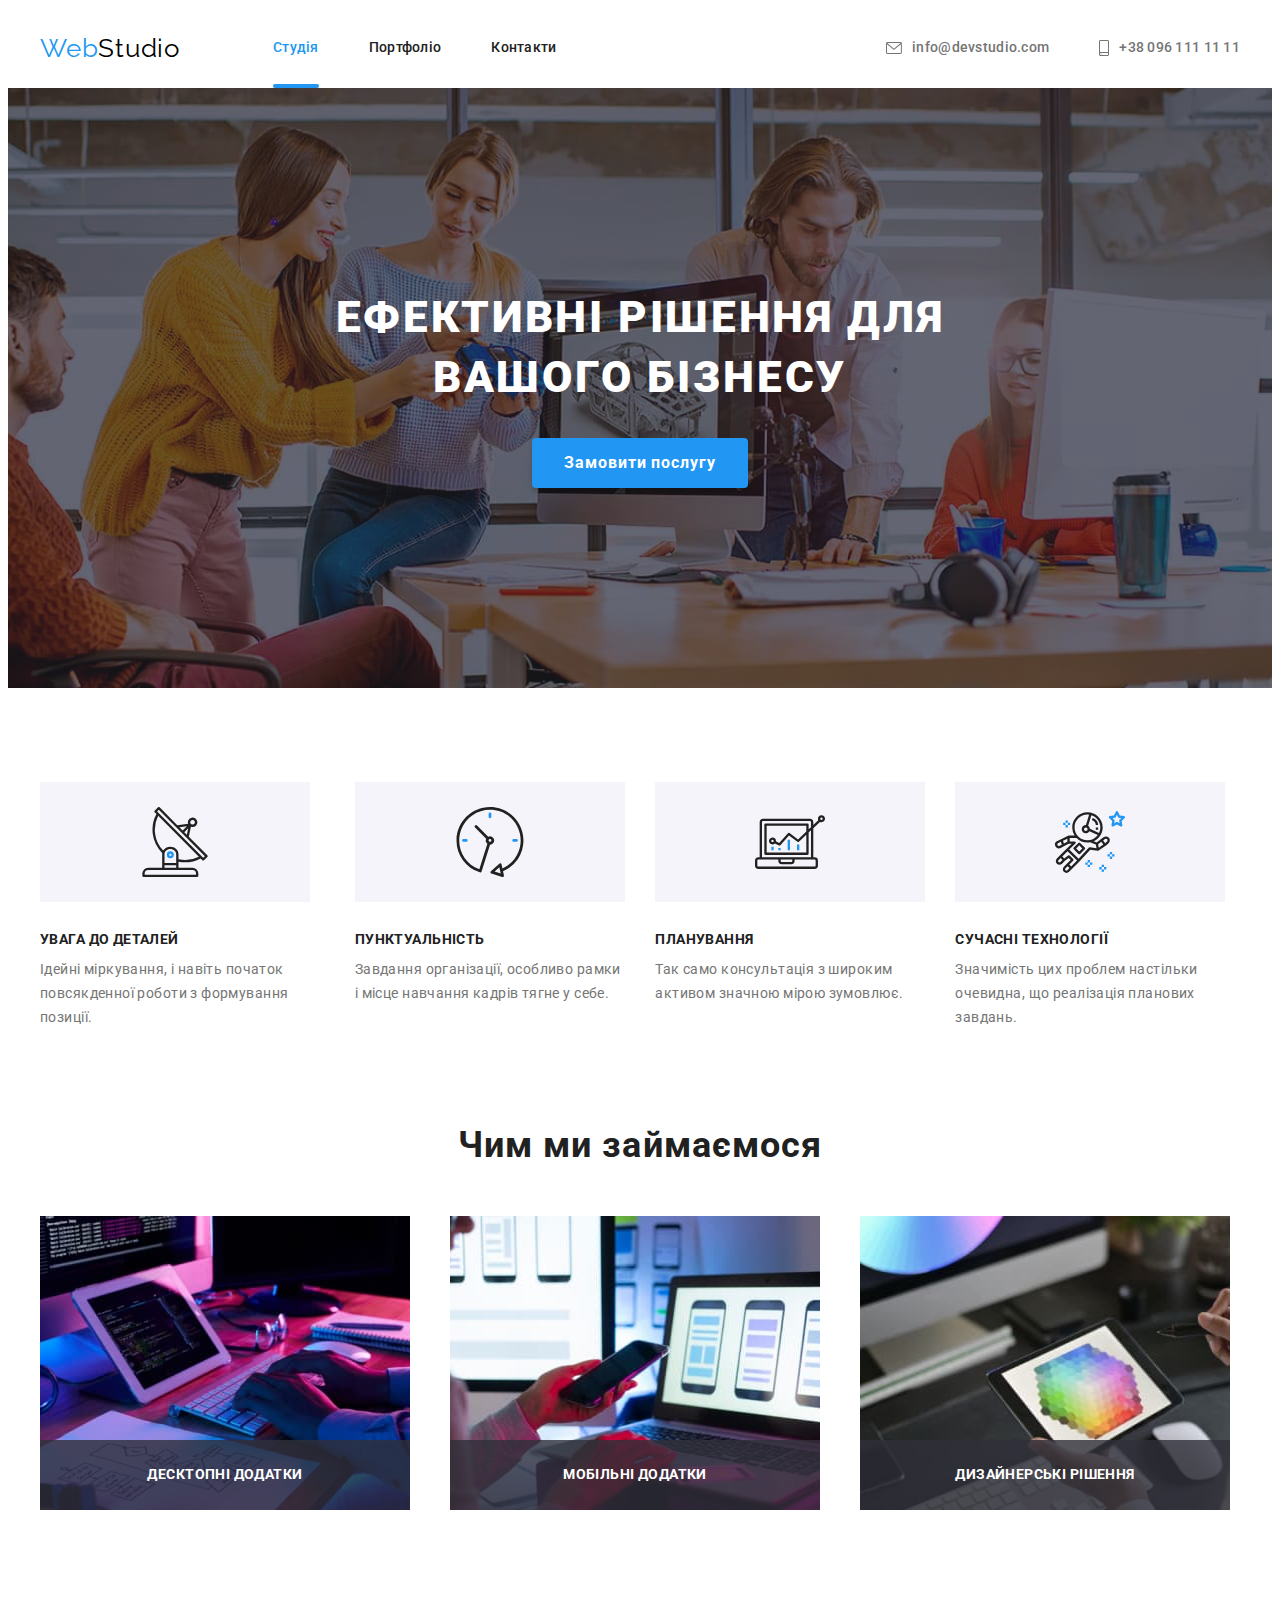
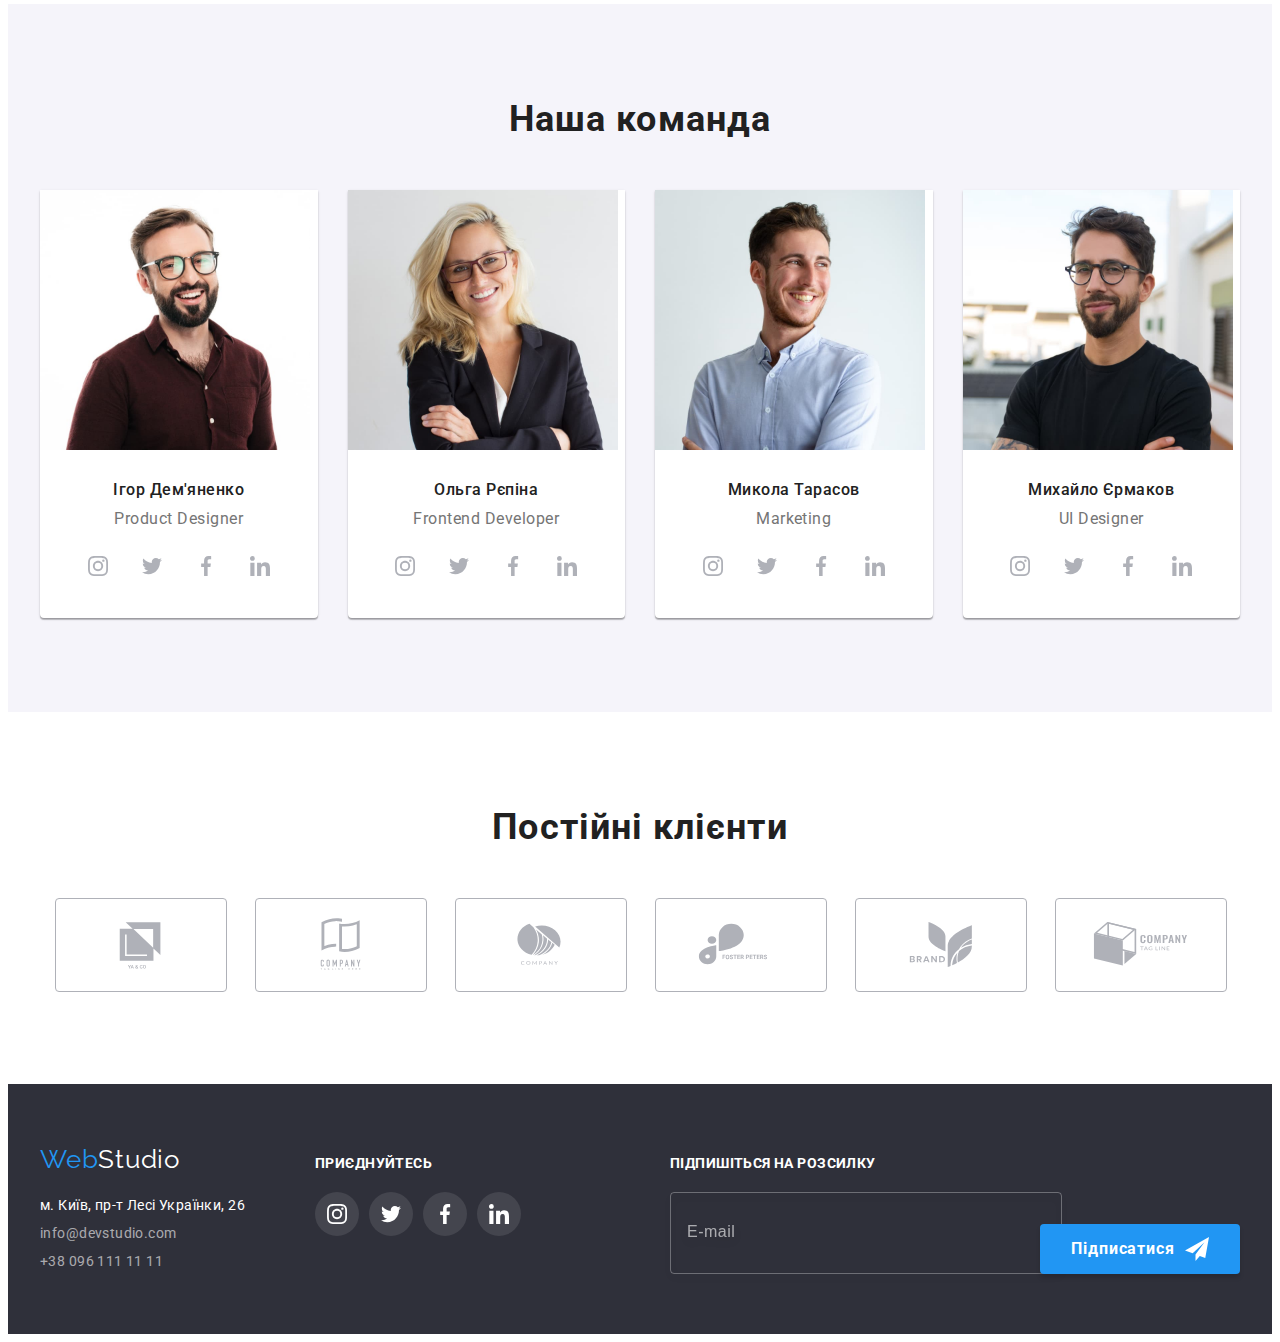
<file: index.html>
<!DOCTYPE html>
<html lang="uk">
  <head>
    <meta charset="UTF-8" />
    <meta http-equiv="X-UA-Compatible" content="IE=edge" />
    <meta name="viewport" content="width=device-width, initial-scale=1.0" />
    <title>WebStudio</title>
    <link rel="preconnect" href="https://fonts.googleapis.com" />
    <link rel="preconnect" href="https://fonts.gstatic.com" crossorigin />
    <link
      href="https://fonts.googleapis.com/css2?family=Raleway:wght@700&family=Roboto:wght@400;500;700;900&display=swap"
      rel="stylesheet"
    />
    <link
      rel="stylesheet"
      href="https://cdnjs.cloudflare.com/ajax/libs/modern-normalize/1.1.0/modern-normalize.min.css"
      integrity="sha512-wpPYUAdjBVSE4KJnH1VR1HeZfpl1ub8YT/NKx4PuQ5NmX2tKuGu6U/JRp5y+Y8XG2tV+wKQpNHVUX03MfMFn9Q=="
      crossorigin="anonymous"
      referrerpolicy="no-referrer"
    />
    <link rel="stylesheet" href="./css/styles.css" />
  </head>
  <body>
    <!-- Шапка сайта-->
    <header class="header">
      <div class="container header-nav">
        <a href="./index.html" class="logo link"><span class="accent">Web</span>Studio</a>

        <nav class="nav">
          <ul class="site-nav list">
            <li class="item">
              <a href="./index.html" class="link current">Студія</a>
            </li>
            <li class="item">
              <a href="./portfolio.html" class="link">Портфоліо</a>
            </li>
            <li class="item">
              <a href="" class="link">Контакти</a>
            </li>
          </ul>
        </nav>

        <ul class="contact list">
          <li class="item">
            <a href="mailto:info@devstudio.com" class="contact-link link">
              <svg width="16" height="12" class="mail-icon">
                <use href="./images/icons.svg#icon-envelope"></use>
              </svg>
              info@devstudio.com</a
            >
          </li>
          <li class="item">
            <a href="tel:+380961111111" class="contact-link link">
              <svg width="10" height="16" class="phone-icon">
                <use href="./images/icons.svg#icon-smartphone"></use>
              </svg>
              +38 096 111 11 11</a
            >
          </li>
        </ul>
      </div>
    </header>

    <!-- Main -->
    <main>
      <!-- Герой -->
      <section class="hero">
        <h1 class="hero-title">Ефективні рішення для вашого бізнесу</h1>
        <button data-modal-open type="button" class="hero-btn">Замовити послугу</button>
      </section>

      <!-- Особливості -->
      <section class="section nopadding">
        <div class="container">
          <h2 class="visually-hidden">Особливості</h2>

          <ul class="feature-list list">
            <li class="feature-item">
              <div class="thumb">
                <svg width="70" height="70" class="feature-icon">
                  <use href="./images/icons.svg#icon-antenna"></use>
                </svg>
              </div>
              <h3 class="feature-title">УВАГА ДО ДЕТАЛЕЙ</h3>
              <p class="feature-text">
                Ідейні міркування, і навіть початок повсякденної роботи з формування позиції.
              </p>
            </li>
            <li class="feature-item">
              <div class="thumb">
                <svg width="70" height="70" class="feature-icon">
                  <use href="./images/icons.svg#icon-clock"></use>
                </svg>
              </div>
              <h3 class="feature-title">ПУНКТУАЛЬНІСТЬ</h3>
              <p class="feature-text">
                Завдання організації, особливо рамки і місце навчання кадрів тягне у себе.
              </p>
            </li>
            <li class="feature-item">
              <div class="thumb">
                <svg width="70" height="70" class="feature-icon">
                  <use href="./images/icons.svg#icon-diagram"></use>
                </svg>
              </div>
              <h3 class="feature-title">ПЛАНУВАННЯ</h3>
              <p class="feature-text">
                Так само консультація з широким активом значною мірою зумовлює.
              </p>
            </li>
            <li class="feature-item">
              <div class="thumb">
                <svg width="70" height="70" class="feature-icon">
                  <use href="./images/icons.svg#icon-astronaut"></use>
                </svg>
              </div>
              <h3 class="feature-title">СУЧАСНІ ТЕХНОЛОГІЇ</h3>
              <p class="feature-text">
                Значимість цих проблем настільки очевидна, що реалізація планових завдань.
              </p>
            </li>
          </ul>
        </div>
      </section>

      <!-- Чим ми займаємося -->
      <section class="section">
        <div class="container">
          <h2 class="section-title">Чим ми займаємося</h2>
          <ul class="work-list list">
            <li class="work-item">
              <div class="work-thumb">
                <img src="./images/box1.jpg" alt="Людина працює за комп'ютером" width="370" />
                <p class="work-text">Десктопні додатки</p>
              </div>
            </li>

            <li class="work-item">
              <div class="work-thumb">
                <img
                  src="./images/box2.jpg"
                  alt="Людина з телефоном працює за ноутбуком"
                  width="370"
                />
                <p class="work-text">Мобільні додатки</p>
              </div>
            </li>

            <li class="work-item">
              <div class="work-thumb">
                <img src="./images/box3.jpg" alt="Людина працює на планшеті" width="370" />
                <p class="work-text">Дизайнерські рішення</p>
              </div>
            </li>
          </ul>
        </div>
      </section>

      <!-- Наша команда -->
      <section class="team-section section">
        <div class="container">
          <h2 class="section-title">Наша команда</h2>

          <ul class="team-list list">
            <li class="team-item">
              <img src="./images/igor.jpg" alt="Ігор Дем'яненко" width="270" />
              <div class="team-info">
                <h3 class="team-title">Ігор Дем'яненко</h3>
                <p lang="en" class="team-text">Product Designer</p>

                <ul class="team-social-list list">
                  <li class="team-socials">
                    <a href="#" class="team-soc-link link">
                      <svg width="20" height="20" class="team-icon">
                        <use href="./images/icons.svg#icon-instagram"></use>
                      </svg>
                    </a>
                  </li>

                  <li class="team-socials">
                    <a href="#" class="team-soc-link link">
                      <svg width="20" height="20" class="team-icon">
                        <use href="./images/icons.svg#icon-twitter"></use>
                      </svg>
                    </a>
                  </li>

                  <li class="team-socials">
                    <a href="#" class="team-soc-link link">
                      <svg width="20" height="20" class="team-icon">
                        <use href="./images/icons.svg#icon-facebook"></use>
                      </svg>
                    </a>
                  </li>

                  <li class="team-socials">
                    <a href="#" class="team-soc-link link">
                      <svg width="20" height="20" class="team-icon">
                        <use href="./images/icons.svg#icon-linkedin"></use>
                      </svg>
                    </a>
                  </li>
                </ul>
              </div>
            </li>

            <li class="team-item">
              <img src="./images/olga.jpg" alt="Ольга Рєпіна" width="270" />
              <div class="team-info">
                <h3 class="team-title">Ольга Рєпіна</h3>
                <p lang="en" class="team-text">Frontend Developer</p>

                <ul class="team-social-list list">
                  <li class="team-socials">
                    <a href="#" class="team-soc-link link">
                      <svg width="20" height="20" class="team-icon">
                        <use href="./images/icons.svg#icon-instagram"></use>
                      </svg>
                    </a>
                  </li>

                  <li class="team-socials">
                    <a href="#" class="team-soc-link link">
                      <svg width="20" height="20" class="team-icon">
                        <use href="./images/icons.svg#icon-twitter"></use>
                      </svg>
                    </a>
                  </li>

                  <li class="team-socials">
                    <a href="#" class="team-soc-link link">
                      <svg width="20" height="20" class="team-icon">
                        <use href="./images/icons.svg#icon-facebook"></use>
                      </svg>
                    </a>
                  </li>

                  <li class="team-socials">
                    <a href="#" class="team-soc-link link">
                      <svg width="20" height="20" class="team-icon">
                        <use href="./images/icons.svg#icon-linkedin"></use>
                      </svg>
                    </a>
                  </li>
                </ul>
              </div>
            </li>

            <li class="team-item">
              <img src="./images/mikola.jpg" alt="Микола Тарасов" width="270" />
              <div class="team-info">
                <h3 class="team-title">Микола Тарасов</h3>
                <p lang="en" class="team-text">Marketing</p>

                <ul class="team-social-list list">
                  <li class="team-socials">
                    <a href="#" class="team-soc-link link">
                      <svg width="20" height="20" class="team-icon">
                        <use href="./images/icons.svg#icon-instagram"></use>
                      </svg>
                    </a>
                  </li>

                  <li class="team-socials">
                    <a href="#" class="team-soc-link link">
                      <svg width="20" height="20" class="team-icon">
                        <use href="./images/icons.svg#icon-twitter"></use>
                      </svg>
                    </a>
                  </li>

                  <li class="team-socials">
                    <a href="#" class="team-soc-link link">
                      <svg width="20" height="20" class="team-icon">
                        <use href="./images/icons.svg#icon-facebook"></use>
                      </svg>
                    </a>
                  </li>

                  <li class="team-socials">
                    <a href="#" class="team-soc-link link">
                      <svg width="20" height="20" class="team-icon">
                        <use href="./images/icons.svg#icon-linkedin"></use>
                      </svg>
                    </a>
                  </li>
                </ul>
              </div>
            </li>

            <li class="team-item">
              <img src="./images/mihail.jpg" alt="Михайло Єрмаков" width="270" />
              <div class="team-info">
                <h3 class="team-title">Михайло Єрмаков</h3>
                <p lang="en" class="team-text">UI Designer</p>

                <ul class="team-social-list list">
                  <li class="team-socials">
                    <a href="#" class="team-soc-link link">
                      <svg width="20" height="20" class="team-icon">
                        <use href="./images/icons.svg#icon-instagram"></use>
                      </svg>
                    </a>
                  </li>

                  <li class="team-socials">
                    <a href="#" class="team-soc-link link">
                      <svg width="20" height="20" class="team-icon">
                        <use href="./images/icons.svg#icon-twitter"></use>
                      </svg>
                    </a>
                  </li>

                  <li class="team-socials">
                    <a href="#" class="team-soc-link link">
                      <svg width="20" height="20" class="team-icon">
                        <use href="./images/icons.svg#icon-facebook"></use>
                      </svg>
                    </a>
                  </li>

                  <li class="team-socials">
                    <a href="#" class="team-soc-link link">
                      <svg width="20" height="20" class="team-icon">
                        <use href="./images/icons.svg#icon-linkedin"></use>
                      </svg>
                    </a>
                  </li>
                </ul>
              </div>
            </li>
          </ul>
        </div>
      </section>

      <!-- Постійні клієнти -->
      <section class="section">
        <div class="container">
          <h2 class="section-title">Постійні клієнти</h2>

          <ul class="client-list list">
            <li class="client-item">
              <a href="#" class="client-link link">
                <svg width="106" height="60" class="client-icon">
                  <use href="./images/icons.svg#icon-client_1"></use>
                </svg>
              </a>
            </li>

            <li class="client-item">
              <a href="#" class="client-link link">
                <svg width="106" height="60" class="client-icon">
                  <use href="./images/icons.svg#icon-client_2"></use>
                </svg>
              </a>
            </li>

            <li class="client-item">
              <a href="#" class="client-link link">
                <svg width="106" height="60" class="client-icon">
                  <use href="./images/icons.svg#icon-client_3"></use>
                </svg>
              </a>
            </li>

            <li class="client-item">
              <a href="#" class="client-link link">
                <svg width="106" height="60" class="client-icon">
                  <use href="./images/icons.svg#icon-client_4"></use>
                </svg>
              </a>
            </li>

            <li class="client-item">
              <a href="#" class="client-link link">
                <svg width="106" height="60" class="client-icon">
                  <use href="./images/icons.svg#icon-client_5"></use>
                </svg>
              </a>
            </li>

            <li class="client-item">
              <a href="#" class="client-link link">
                <svg width="106" height="60" class="client-icon">
                  <use href="./images/icons.svg#icon-client_6"></use>
                </svg>
              </a>
            </li>
          </ul>
        </div>
      </section>
    </main>

    <!-- Футер -->
    <footer class="footer">
      <div class="footer-box container">
        <div class="address-box">
          <a href="./index.html" class="footer-logo link"><span class="accent">Web</span>Studio</a>

          <address>
            <ul class="list">
              <li class="footer-item">
                <a
                  href="https://goo.gl/maps/Dp3a7uwVQp9ZapN39"
                  class="address-link link"
                  target="_blank"
                  rel="noreferrer noopener nofollow"
                  >м. Київ, пр-т Лесі Українки, 26</a
                >
              </li>
              <li class="footer-item">
                <a href="mailto:info@devstudio.com" class="footer-link link">info@devstudio.com</a>
              </li>
              <li class="footer-item">
                <a href="tel:+380961111111" class="footer-link link">+38 096 111 11 11</a>
              </li>
            </ul>
          </address>
        </div>

        <!-- Футер соц.сети -->
        <div class="social-box">
          <p class="footer-slogan">приєднуйтесь</p>

          <ul class="footer-socials list">
            <li class="footer-soc-item">
              <a href="#" class="footer-soc-link link">
                <svg width="20" height="20" class="footer-soc-icon">
                  <use href="./images/icons.svg#icon-instagram"></use>
                </svg>
              </a>
            </li>
            <li class="footer-soc-item">
              <a href="#" class="footer-soc-link link"
                ><svg width="20" height="20" class="footer-soc-icon">
                  <use href="./images/icons.svg#icon-twitter"></use>
                </svg>
              </a>
            </li>
            <li class="footer-soc-item">
              <a href="#" class="footer-soc-link link"
                ><svg width="20" height="20" class="footer-soc-icon">
                  <use href="./images/icons.svg#icon-facebook"></use>
                </svg>
              </a>
            </li>
            <li class="footer-soc-item">
              <a href="#" class="footer-soc-link link"
                ><svg width="20" height="20" class="footer-soc-icon">
                  <use href="./images/icons.svg#icon-linkedin"></use>
                </svg>
              </a>
            </li>
          </ul>
        </div>

        <form class="form-subscribe" autocomplete="off">
          <label class="field-subscribe">
            <b class="label-subscribe">Підпишіться на розсилку</b>
            <input type="email" class="input-subscribe" name="email" placeholder="E-mail" />
          </label>
          <button type="submit" class="btn-subscribe">
            Підписатися
            <svg width="24" height="24" class="subscribe-icon">
              <use href="./images/icons.svg#icon-send"></use>
            </svg>
          </button>
        </form>
      </div>
    </footer>

    <!-- Backdrop -->
    <div class="backdrop is-hidden" data-modal>
      <div class="modal">
        <button data-modal-close type="button" class="btn-close">
          <svg width="18" height="18" class="icon-close">
            <use href="./images/icons.svg#icon-close"></use>
          </svg>
        </button>

        <h2 class="form-text">Залиште свої дані, ми вам передзвонимо</h2>
        <form action="#" class="form" autocomplete="off">
          <label class="form-field">
            <span class="form-label">Ім'я</span>
            <input type="text" class="form-input" name="text" />
            <svg width="18" height="18" class="form-icon">
              <use href="./images/icons.svg#icon-person"></use>
            </svg>
          </label>

          <label class="form-field">
            <span class="form-label">Телефон</span>
            <input type="tel" class="form-input" name="tel" />
            <svg width="18" height="18" class="form-icon">
              <use href="./images/icons.svg#icon-phone"></use>
            </svg>
          </label>

          <label class="form-field">
            <span class="form-label">Пошта</span>
            <input type="email" class="form-input" name="mail" />
            <svg width="18" height="18" class="form-icon">
              <use href="./images/icons.svg#icon-email"></use>
            </svg>
          </label>

          <label class="form-field">
            <span class="form-label">Коментар</span>
            <textarea name="comment" class="form-comment" placeholder="Введіть текст"></textarea>
          </label>

          <label class="check">
            <input type="checkbox" class="check-input" name="checkbox" />
            <span class="check-icon"></span>
            <span class="check-text"> Погоджуюся з розсилкою та приймаю </span>
            <a href="#" class="check-link link" target="_blank" rel="noreferrer noopener nofollow"
              >Умови договору</a
            >
          </label>

          <button type="submit" class="form-btn">Відправити</button>
        </form>
      </div>
    </div>

    <script src="./js/modal.js"></script>
  </body>
</html>
</file>
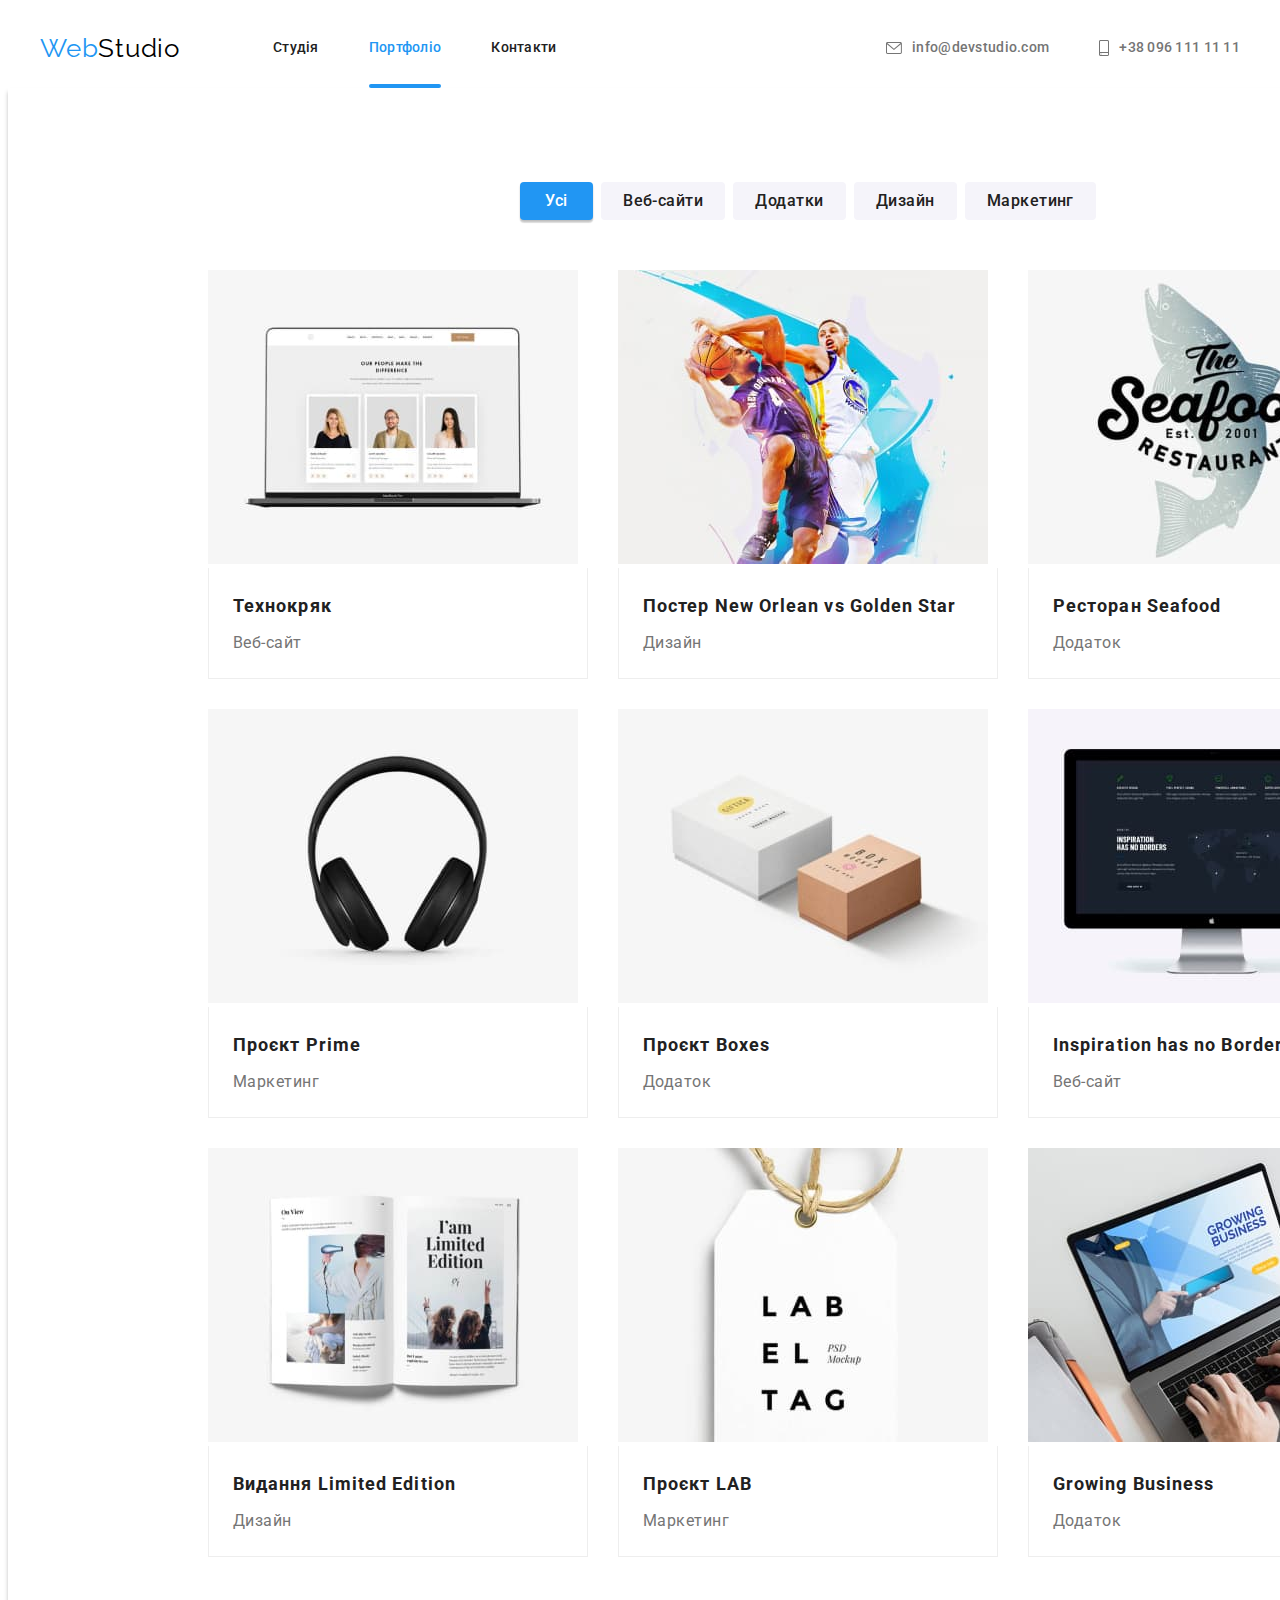
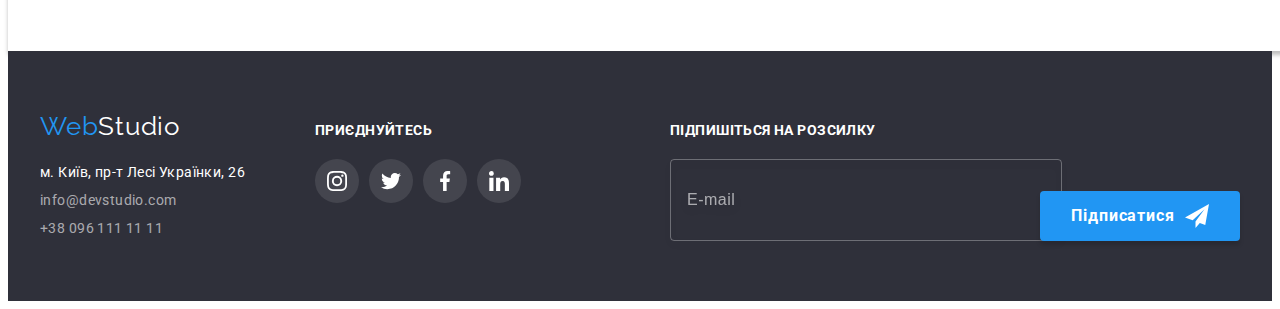
<file: portfolio.html>
<!DOCTYPE html>
<html lang="uk">
  <head>
    <meta charset="UTF-8" />
    <meta http-equiv="X-UA-Compatible" content="IE=edge" />
    <meta name="viewport" content="width=device-width, initial-scale=1.0" />
    <title>Портфоліо</title>
    <link rel="preconnect" href="https://fonts.googleapis.com" />
    <link rel="preconnect" href="https://fonts.gstatic.com" crossorigin />
    <link
      href="https://fonts.googleapis.com/css2?family=Raleway:wght@700&family=Roboto:wght@400;500;700;900&display=swap"
      rel="stylesheet"
    />
    <link
      rel="stylesheet"
      href="https://cdnjs.cloudflare.com/ajax/libs/modern-normalize/1.1.0/modern-normalize.min.css"
      integrity="sha512-wpPYUAdjBVSE4KJnH1VR1HeZfpl1ub8YT/NKx4PuQ5NmX2tKuGu6U/JRp5y+Y8XG2tV+wKQpNHVUX03MfMFn9Q=="
      crossorigin="anonymous"
      referrerpolicy="no-referrer"
    />
    <link rel="stylesheet" href="./css/styles.css" />
  </head>
  <body>
    <!-- Шапка -->
    <header class="header">
      <div class="container header-nav">
        <a href="./index.html" class="logo link"><span class="accent">Web</span>Studio</a>

        <nav class="nav">
          <ul class="site-nav list">
            <li class="item">
              <a href="./index.html" class="link">Студія</a>
            </li>
            <li class="item">
              <a href="./portfolio.html" class="link current">Портфоліо</a>
            </li>
            <li class="item">
              <a href="" class="link">Контакти</a>
            </li>
          </ul>
        </nav>

        <ul class="contact list">
          <li class="item">
            <a href="mailto:info@devstudio.com" class="contact-link link">
              <svg width="16" height="12" class="mail-icon">
                <use href="./images/icons.svg#icon-envelope"></use>
              </svg>
              info@devstudio.com</a
            >
          </li>
          <li class="item">
            <a href="tel:+380961111111" class="contact-link link">
              <svg width="10" height="16" class="phone-icon">
                <use href="./images/icons.svg#icon-smartphone"></use>
              </svg>
              +38 096 111 11 11</a
            >
          </li>
        </ul>
      </div>
    </header>

    <main>
      <section class="project-section section">
        <div class="project-container container">
          <h1 class="visually-hidden">Портфоліо</h1>
          <!-- Кнопки -->
          <ul class="btn-list list">
            <li class="btn-item"><button type="button" class="filter-btn current">Усі</button></li>
            <li class="btn-item"><button type="button" class="filter-btn">Веб-сайти</button></li>
            <li class="btn-item"><button type="button" class="filter-btn">Додатки</button></li>
            <li class="btn-item"><button type="button" class="filter-btn">Дизайн</button></li>
            <li class="btn-item"><button type="button" class="filter-btn">Маркетинг</button></li>
          </ul>
          <!-- Проекты -->
          <ul class="project-list list">
            <li class="project-item">
              <a href="#" class="project-link link">
                <div class="project-thumb">
                  <img src="./images/portfolio_1.jpg" alt="Ноутбук" />
                  <div class="project-overlay">
                    <p class="project-desc">
                      Ресурс пропонує комплексні пропозиції з різним рівнем функціоналу та сервісів.
                      Все це дозволить відвідувачу отримати вичерпні відомості про компанію чи
                      приватну особу.
                    </p>
                  </div>
                </div>

                <div class="project-info">
                  <h2 class="project-title">Технокряк</h2>
                  <p class="project-text">Веб-сайт</p>
                </div>
              </a>
            </li>

            <li class="project-item">
              <a href="#" class="project-link link">
                <div class="project-thumb">
                  <img src="./images/portfolio_2.jpg" alt="Постер з двома баскетболістами" />
                  <div class="project-overlay">
                    <p class="project-desc">
                      Ресурс пропонує комплексні пропозиції з різним рівнем функціоналу та сервісів.
                      Все це дозволить відвідувачу отримати вичерпні відомості про компанію чи
                      приватну особу.
                    </p>
                  </div>
                </div>

                <div class="project-info">
                  <h2 class="project-title">Постер New Orlean vs Golden Star</h2>
                  <p class="project-text">Дизайн</p>
                </div>
              </a>
            </li>

            <li class="project-item">
              <a href="#" class="project-link link">
                <div class="project-thumb">
                  <img src="./images/portfolio_3.jpg" alt="Логотип ресторану" />
                  <div class="project-overlay">
                    <p class="project-desc">
                      Ресурс пропонує комплексні пропозиції з різним рівнем функціоналу та сервісів.
                      Все це дозволить відвідувачу отримати вичерпні відомості про компанію чи
                      приватну особу.
                    </p>
                  </div>
                </div>

                <div class="project-info">
                  <h2 class="project-title">Ресторан Seafood</h2>
                  <p class="project-text">Додаток</p>
                </div>
              </a>
            </li>

            <li class="project-item">
              <a href="#" class="project-link link">
                <div class="project-thumb">
                  <img src="./images/portfolio_4.jpg" alt="Навушники" />
                  <div class="project-overlay">
                    <p class="project-desc">
                      Ресурс пропонує комплексні пропозиції з різним рівнем функціоналу та сервісів.
                      Все це дозволить відвідувачу отримати вичерпні відомості про компанію чи
                      приватну особу.
                    </p>
                  </div>
                </div>

                <div class="project-info">
                  <h2 class="project-title">Проєкт Prime</h2>
                  <p class="project-text">Маркетинг</p>
                </div>
              </a>
            </li>

            <li class="project-item">
              <a href="#" class="project-link link">
                <div class="project-thumb">
                  <img src="./images/portfolio_5.jpg" alt="Дві коробки" />
                  <div class="project-overlay">
                    <p class="project-desc">
                      Ресурс пропонує комплексні пропозиції з різним рівнем функціоналу та сервісів.
                      Все це дозволить відвідувачу отримати вичерпні відомості про компанію чи
                      приватну особу.
                    </p>
                  </div>
                </div>

                <div class="project-info">
                  <h2 class="project-title">Проєкт Boxes</h2>
                  <p class="project-text">Додаток</p>
                </div>
              </a>
            </li>

            <li class="project-item">
              <a href="#" class="project-link link">
                <div class="project-thumb">
                  <img src="./images/portfolio_6.jpg" alt="Монітор комп'ютера" />
                  <div class="project-overlay">
                    <p class="project-desc">
                      Ресурс пропонує комплексні пропозиції з різним рівнем функціоналу та сервісів.
                      Все це дозволить відвідувачу отримати вичерпні відомості про компанію чи
                      приватну особу.
                    </p>
                  </div>
                </div>

                <div class="project-info">
                  <h2 class="project-title">Inspiration has no Borders</h2>
                  <p class="project-text">Веб-сайт</p>
                </div>
              </a>
            </li>

            <li class="project-item">
              <a href="#" class="project-link link">
                <div class="project-thumb">
                  <img src="./images/portfolio_7.jpg" alt="Книга" />
                  <div class="project-overlay">
                    <p class="project-desc">
                      Ресурс пропонує комплексні пропозиції з різним рівнем функціоналу та сервісів.
                      Все це дозволить відвідувачу отримати вичерпні відомості про компанію чи
                      приватну особу.
                    </p>
                  </div>
                </div>

                <div class="project-info">
                  <h2 class="project-title">Видання Limited Edition</h2>
                  <p class="project-text">Дизайн</p>
                </div>
              </a>
            </li>

            <li class="project-item">
              <a href="#" class="project-link link">
                <div class="project-thumb">
                  <img src="./images/portfolio_8.jpg" alt="Етикетка" />
                  <div class="project-overlay">
                    <p class="project-desc">
                      Ресурс пропонує комплексні пропозиції з різним рівнем функціоналу та сервісів.
                      Все це дозволить відвідувачу отримати вичерпні відомості про компанію чи
                      приватну особу.
                    </p>
                  </div>
                </div>

                <div class="project-info">
                  <h2 class="project-title">Проєкт LAB</h2>
                  <p class="project-text">Маркетинг</p>
                </div>
              </a>
            </li>

            <li class="project-item">
              <a href="#" class="project-link link">
                <div class="project-thumb">
                  <img src="./images/portfolio_9.jpg" alt="Людина працює за ноутбуком" />
                  <div class="project-overlay">
                    <p class="project-desc">
                      Ресурс пропонує комплексні пропозиції з різним рівнем функціоналу та сервісів.
                      Все це дозволить відвідувачу отримати вичерпні відомості про компанію чи
                      приватну особу.
                    </p>
                  </div>
                </div>

                <div class="project-info">
                  <h2 class="project-title">Growing Business</h2>
                  <p class="project-text">Додаток</p>
                </div>
              </a>
            </li>
          </ul>
        </div>
      </section>
    </main>
    <!-- Футер -->
    <footer class="footer">
      <div class="footer-box container">
        <div class="address-box">
          <a href="./index.html" class="footer-logo link"><span class="accent">Web</span>Studio</a>

          <address>
            <ul class="list">
              <li class="footer-item">
                <a
                  href="https://goo.gl/maps/Dp3a7uwVQp9ZapN39"
                  class="address-link link"
                  target="_blank"
                  rel="noreferrer noopener nofollow"
                  >м. Київ, пр-т Лесі Українки, 26</a
                >
              </li>
              <li class="footer-item">
                <a href="mailto:info@devstudio.com" class="footer-link link">info@devstudio.com</a>
              </li>
              <li class="footer-item">
                <a href="tel:+380961111111" class="footer-link link">+38 096 111 11 11</a>
              </li>
            </ul>
          </address>
        </div>

        <div class="social-box">
          <p class="footer-slogan">приєднуйтесь</p>

          <ul class="footer-socials list">
            <li class="footer-soc-item">
              <a href="#" class="footer-soc-link link">
                <svg width="20" height="20" class="footer-soc-icon">
                  <use href="./images/icons.svg#icon-instagram"></use>
                </svg>
              </a>
            </li>
            <li class="footer-soc-item">
              <a href="#" class="footer-soc-link link"
                ><svg width="20" height="20" class="footer-soc-icon">
                  <use href="./images/icons.svg#icon-twitter"></use>
                </svg>
              </a>
            </li>
            <li class="footer-soc-item">
              <a href="#" class="footer-soc-link link"
                ><svg width="20" height="20" class="footer-soc-icon">
                  <use href="./images/icons.svg#icon-facebook"></use>
                </svg>
              </a>
            </li>
            <li class="footer-soc-item">
              <a href="#" class="footer-soc-link link"
                ><svg width="20" height="20" class="footer-soc-icon">
                  <use href="./images/icons.svg#icon-linkedin"></use>
                </svg>
              </a>
            </li>
          </ul>
        </div>

        <form class="form-subscribe" autocomplete="off">
          <label class="field-subscribe">
            <b class="label-subscribe">Підпишіться на розсилку</b>
            <input type="email" class="input-subscribe" name="email" placeholder="E-mail" />
          </label>
          <button type="submit" class="btn-subscribe">
            Підписатися
            <svg width="24" height="24" class="subscribe-icon">
              <use href="./images/icons.svg#icon-send"></use>
            </svg>
          </button>
        </form>
      </div>
    </footer>
  </body>
</html>
</file>
<file: css/styles.css>
:root {
  --primary-text-color: #212121;
  --secondary-text-color: #757575;
  --primary-white-color: #ffffff;
  --secondary-white-color: #f5f5f5;
  --black-color: #000000;
  --accent-color: #2196f3;
  --focus-btn-color: #188ce8;
  --background-color: #2f303a;
  --light-background-color: #f5f4fa;
  --header-border: #ececec;
  --icon-color: #afb1b8;
  --card-gap: 30px;
  --timing-function: cubic-bezier(0.4, 0, 0.2, 1);
  --duration: 250ms;
}

body {
  font-family: 'Roboto', sans-serif;

  background: var(--primary-white-color);
}

.container {
  padding: 0 15px;
  margin: 0 auto;

  width: 1200px;
}

.section {
  padding-top: 94px;
  padding-bottom: 94px;
}

h1,
h2,
h3,
h4,
h5,
h6,
p {
  margin-top: 0;
  margin-bottom: 0;
}
ul {
  padding: 0;
  margin: 0;
}

.list {
  list-style: none;
}

.link {
  text-decoration: none;
}

img {
  display: block;
  max-width: 100%;
  height: auto;
}

textarea {
  resize: none;
}

.visually-hidden {
  position: absolute;
  width: 1px;
  height: 1px;
  margin: -1px;
  border: 0;
  padding: 0;

  white-space: nowrap;
  clip-path: inset(100%);
  clip: rect(0 0 0 0);
  overflow: hidden;
}

/* -----Шапка сайта----- */
.header {
  display: inline;
  margin-left: auto;
  margin-right: auto;

  width: 1600px;
  border-bottom: 1px solid #ececec;
}

.logo {
  font-family: 'Raleway', sans-serif;
  font-size: 26px;
  line-height: 1.19;
  letter-spacing: 0.03em;

  color: var(--black-color);
}

.accent {
  color: var(--accent-color);
}

/* -----Навигация----- */

.header-nav {
  display: flex;
  align-items: center;
}

.nav {
  margin-left: 93px;
}

.site-nav {
  display: flex;
}

.site-nav .item:not(:last-child) {
  margin-right: 50px;
}

.site-nav .item {
  position: relative;
}

.site-nav .link {
  position: relative;

  display: block;
  padding-top: 32px;
  padding-bottom: 32px;

  font-weight: 500;
  font-size: 14px;
  line-height: 1.14;
  letter-spacing: 0.02em;

  color: var(--primary-text-color);
  transition: color var(--duration) var(--timing-function);
}

.site-nav .link:hover,
.site-nav .link:focus {
  color: var(--accent-color);
}

.site-nav .link.current {
  color: var(--accent-color);
}

.link.current::after {
  position: absolute;
  content: '';
  left: 0;
  bottom: 0;

  width: 100%;
  height: 4px;

  background: var(--accent-color);
  border-radius: 2px;
}

/* ------Контакты------ */

.contact.list {
  display: flex;
  justify-content: center;
  align-items: center;
  margin-left: auto;
}

.contact > .item {
  display: flex;
  justify-content: center;
  align-items: center;
}

.contact .item + .item {
  margin-left: 50px;
}

.contact-link {
  display: flex;
  justify-content: center;
  align-items: center;
  padding-top: 32px;
  padding-bottom: 32px;

  font-weight: 500;
  font-size: 14px;
  line-height: 1.14;
  letter-spacing: 0.02em;

  color: var(--secondary-text-color);
  transition: color var(--duration) var(--timing-function);
}

.contact-link:hover,
.contact-link:focus {
  color: var(--accent-color);
}

.mail-icon,
.phone-icon {
  margin-right: 10px;
}

.mail-icon,
.phone-icon {
  fill: currentColor;
}

/* -----Герой------ */

.hero {
  padding-top: 200px;
  padding-bottom: 200px;
  margin-left: auto;
  margin-right: auto;

  background-image: linear-gradient(to right, rgba(47, 48, 58, 0.4), rgba(47, 48, 58, 0.4)),
    url('../images/bg_image.jpg');
  background-repeat: no-repeat;
  background-position: center;

  max-width: 1600px;
  max-height: 600px;
  text-align: center;
  background-color: var(--background-color);
}

.hero-title {
  margin-top: 0;
  margin-bottom: 30px;
  margin-left: auto;
  margin-right: auto;
  max-width: 696px;

  font-weight: 900;
  font-size: 44px;
  line-height: 1.36;
  letter-spacing: 0.06em;
  text-transform: uppercase;

  color: var(--primary-white-color);
}

.hero-btn {
  padding: 10px 32px;
  min-width: 216px;

  font-family: inherit;
  font-weight: 700;
  font-size: 16px;
  line-height: 1.88;
  letter-spacing: 0.06em;

  color: var(--primary-white-color);
  background: var(--accent-color);
  box-shadow: 0px 4px 4px rgba(0, 0, 0, 0.15);
  cursor: pointer;
  border-radius: 4px;
  border: transparent;

  transition: background-color var(--duration) var(--timing-function);
}

.hero-btn:hover,
.hero-btn:focus {
  background-color: var(--focus-btn-color);
}
/* -----Особливості----- */

.thumb {
  display: flex;
  justify-content: center;
  align-items: center;
  margin-bottom: 30px;

  width: 270px;
  height: 120px;
  background-color: var(--light-background-color);
}

.section.nopadding {
  padding-bottom: 0;
}

.feature-item:not(:last-child) {
  margin-right: 30px;
}

.feature-list {
  display: flex;
}

.feature-title {
  margin-bottom: 10px;

  font-size: 14px;
  line-height: 1.14;
  letter-spacing: 0.03em;
  text-transform: uppercase;

  color: var(--primary-text-color);
}

.feature-text {
  font-size: 14px;
  line-height: 1.71;
  letter-spacing: 0.03em;

  color: var(--secondary-text-color);
}

/* -----Чим ми займаємося----- */

.section-title {
  margin-bottom: 50px;

  font-size: 36px;
  line-height: 1.17;
  text-align: center;
  letter-spacing: 0.03em;

  color: var(--primary-text-color);
}

.work-list {
  display: flex;
}

.work-item {
  display: inline-flex;
  flex-basis: calc((100% - 60px) / 3);
}

.work-item + .work-item {
  margin-left: var(--card-gap);
}

.work-thumb {
  display: inline-flex;
  position: relative;
}

.work-text {
  position: absolute;
  left: 0;
  bottom: 0;

  display: flex;
  justify-content: center;
  align-items: center;

  width: 100%;
  min-height: 70px;
  background-color: rgba(47, 48, 58, 0.8);

  font-weight: 700;
  font-size: 14px;
  line-height: 1.14;
  text-align: center;
  letter-spacing: 0.03em;
  text-transform: uppercase;

  color: var(--primary-white-color);
}

/* -----Наша команда----- */

.team-section {
  margin-left: auto;
  margin-right: auto;
  max-width: 1600px;
  background: var(--light-background-color);
}

.team-list {
  display: flex;
}

.team-item {
  flex-basis: calc((100% - 90px) / 4);

  background: var(--primary-white-color);
  box-shadow: 0px 1px 3px rgba(0, 0, 0, 0.12), 0px 1px 1px rgba(0, 0, 0, 0.14),
    0px 2px 1px rgba(0, 0, 0, 0.2);
  border-radius: 0px 0px 4px 4px;
}

.team-item + .team-item {
  margin-left: var(--card-gap);
}

.team-info {
  padding-top: 30px;
  padding-bottom: 30px;
}

.team-title {
  margin-bottom: 10px;

  font-weight: 500;
  font-size: 16px;
  line-height: 1.19;
  text-align: center;
  letter-spacing: 0.03em;

  color: var(--primary-text-color);
}

.team-text {
  margin-bottom: 16px;
  font-size: 16px;
  line-height: 1.19;
  text-align: center;
  letter-spacing: 0.03em;

  color: var(--secondary-text-color);
}

.team-social-list {
  display: flex;
  justify-content: center;
  align-items: center;
}

.team-socials {
  width: 44px;
  height: 44px;
}

.team-socials:not(:last-child) {
  margin-right: 10px;
}

.team-soc-link {
  display: flex;
  justify-content: center;
  align-items: center;

  width: 100%;
  height: 100%;
  color: var(--icon-color);
  border-radius: 50%;

  transition: background-color var(--duration) var(--timing-function),
    color var(--duration) var(--timing-function);
}

.team-soc-link:hover {
  background-color: var(--accent-color);
  color: var(--primary-white-color);
}

.team-icon {
  fill: currentColor;
}

/* -----Постійні клієнти----- */

.client-list {
  display: flex;
  justify-content: center;
  align-items: center;
}

.client-item {
  width: 170px;
  height: 92px;
}

.client-item:not(:last-child) {
  margin-right: var(--card-gap);
}

.client-link {
  display: flex;
  justify-content: center;
  align-items: center;

  width: 100%;
  height: 100%;
  color: var(--icon-color);
  border: 1px solid #afb1b8;
  border-radius: 4px;

  transition: color var(--duration) var(--timing-function),
    border var(--duration) var(--timing-function);
}

.client-link:hover {
  color: var(--accent-color);
  border: 1px solid #2196f3;
}

.client-icon {
  fill: currentColor;
}

/* -----Футер----- */

.footer {
  padding-top: 60px;
  padding-bottom: 60px;
  margin-left: auto;
  margin-right: auto;

  background-color: var(--background-color);
}

.footer-box {
  display: flex;
  align-items: baseline;
}

.footer-logo.link {
  margin-bottom: 20px;
  display: inline-block;

  font-family: 'Raleway', sans-serif;
  font-size: 26px;
  line-height: 1.19;
  letter-spacing: 0.03em;

  color: var(--primary-white-color);
}

.address-box {
  display: inline-block;
  margin-right: 70px;
}

.address-link {
  font-style: normal;
  font-size: 14px;
  line-height: 1.17;
  letter-spacing: 0.03em;

  color: var(--primary-white-color);
}

.footer-link {
  font-style: normal;
  font-size: 14px;
  line-height: 1.17;
  letter-spacing: 0.03em;

  color: rgba(255, 255, 255, 0.6);
}

.footer-item:not(:last-child) {
  margin-bottom: 9px;
}

.footer-item > .link {
  transition: color var(--duration) var(--timing-function);
}

.footer-item > .link:hover,
.footer-item > .link:focus {
  color: var(--accent-color);
}

.social-box {
  display: inline-block;
}

/* Футер соц.сети */
.footer-slogan {
  margin-bottom: 20px;

  font-weight: 700;
  font-size: 14px;
  line-height: 1.14;
  letter-spacing: 0.03em;
  text-transform: uppercase;

  color: var(--primary-white-color);
}

.footer-socials {
  display: flex;
}

.footer-soc-item {
  width: 44px;
  height: 44px;
}

.footer-soc-item:not(:last-child) {
  margin-right: 10px;
}

.footer-soc-link {
  display: flex;
  justify-content: center;
  align-items: center;

  width: 100%;
  height: 100%;
  color: var(--primary-white-color);
  background: rgba(255, 255, 255, 0.1);
  border-radius: 50%;

  transition: background-color var(--duration) var(--timing-function);
}

.footer-soc-link:hover {
  background-color: var(--accent-color);
}

.footer-soc-icon {
  fill: currentColor;
}

/* -----Форма розсилки----- */

.form-subscribe {
  position: relative;
  display: inline-flex;

  margin-right: 0;
  margin-left: auto;
  min-width: 570px;
}

.field-subscribe {
  display: flex;
  flex-direction: column;
}

.label-subscribe {
  margin-bottom: 20px;

  font-size: 14px;
  line-height: 1.14;
  letter-spacing: 0.03em;
  text-transform: uppercase;

  color: var(--primary-white-color);
}

.input-subscribe {
  padding: 15px 16px;
  margin-right: 12px;

  min-width: 358px;
  height: 50px;

  color: var(--primary-white-color);
  background-color: transparent;
  border: 1px solid rgba(255, 255, 255, 0.3);
  filter: drop-shadow(0px 4px 4px rgba(0, 0, 0, 0.15));
  border-radius: 4px;

  transition: border var(--duration) var(--timing-function);
}

.input-subscribe::placeholder {
  font-size: 16px;
  line-height: 1.25;

  letter-spacing: 0.03em;

  color: rgba(255, 255, 255, 0.6);
}

.input-subscribe:focus {
  outline: none;
  border: 1px solid var(--accent-color);
}

.btn-subscribe {
  position: absolute;
  right: 0;
  bottom: 0;

  display: inline-flex;
  justify-content: center;
  align-items: center;

  width: 200px;
  height: 50px;

  font-family: inherit;
  font-weight: 700;
  font-size: 16px;
  line-height: 1.88;

  letter-spacing: 0.06em;

  color: var(--primary-white-color);
  background-color: var(--accent-color);
  box-shadow: 0px 4px 4px rgba(0, 0, 0, 0.15);
  border: transparent;
  border-radius: 4px;
  cursor: pointer;

  transition: background-color var(--duration) var(--timing-function);
}

.btn-subscribe:hover,
.btn-subscribe:focus {
  background-color: var(--focus-btn-color);
}

.subscribe-icon {
  margin-left: 10px;
  fill: currentColor;
}

/* ----------Портфолио---------- */

.project-section {
  margin-left: auto;
  margin-right: auto;

  width: 1600px;
  box-shadow: 0px 4px 4px rgba(0, 0, 0, 0.25);
  /* filter: drop-shadow(0px 4px 4px rgba(0, 0, 0, 0.25)); */
}

/* -----Кнопки фильтр----- */

.btn-list {
  margin-bottom: 50px;

  display: flex;
  justify-content: center;
}

.btn-item:not(:last-child) {
  margin-right: 8px;
}

.filter-btn {
  padding: 6px 22px;
  display: inline-block;
  min-width: 73px;

  font-family: inherit;
  font-weight: 500;
  font-size: 16px;
  line-height: 1.62;
  letter-spacing: 0.03em;

  color: var(--primary-text-color);
  background-color: var(--light-background-color);
  cursor: pointer;
  border: none;
  border-radius: 4px;

  transition: color var(--duration) var(--timing-function),
    background-color var(--duration) var(--timing-function),
    box-shadow var(--duration) var(--timing-function);
}

.filter-btn:hover,
.filter-btn:focus,
.filter-btn.current {
  color: var(--primary-white-color);
  background-color: var(--accent-color);

  box-shadow: 0px 3px 1px rgba(0, 0, 0, 0.1), 0px 1px 2px rgba(0, 0, 0, 0.08),
    0px 2px 2px rgba(0, 0, 0, 0.12);
}

/* -----Проекты----- */

.project-list {
  display: flex;
  flex-wrap: wrap;
}

.project-item {
  flex-basis: calc((100% - 60px) / 3);
  margin-right: var(--card-gap);
  margin-bottom: var(--card-gap);
}

.project-link {
  display: block;
  transition: box-shadow var(--duration) var(--timing-function);
}

.project-link:hover,
.project-link:focus {
  box-shadow: 0px 1px 1px rgba(0, 0, 0, 0.12), 0px 4px 4px rgba(0, 0, 0, 0.06),
    1px 4px 6px rgba(0, 0, 0, 0.16);
}

.project-link:hover .project-overlay,
.project-link:focus .project-overlay {
  transform: translateY(0);
}

.project-thumb {
  position: relative;
  display: inline-flex;

  overflow: hidden;
}

.project-overlay {
  position: absolute;
  left: 0;
  top: 0;

  min-width: 370px;
  min-height: 294px;

  background-color: rgba(33, 150, 243, 0.9);
  transform: translateY(100%);
  transition: transform var(--duration) var(--timing-function);
}

.project-desc {
  width: 100%;
  height: 100%;
  padding: 63px 24px;

  font-weight: 400;
  font-size: 18px;
  line-height: 1.56;
  letter-spacing: 0.03em;

  color: var(--primary-white-color);
}

.project-item:nth-child(3n) {
  margin-right: 0px;
}

.project-item:nth-last-child(-n + 3) {
  margin-bottom: 0px;
}

.project-info {
  padding: 20px 24px;

  border-left: 1px solid #eeeeee;
  border-right: 1px solid #eeeeee;
  border-bottom: 1px solid #eeeeee;
}

.project-title {
  margin-bottom: 4px;

  font-size: 18px;
  line-height: 2;
  letter-spacing: 0.06em;

  color: var(--primary-text-color);
}

.project-text {
  font-size: 16px;
  line-height: 1.88;
  letter-spacing: 0.03em;

  color: var(--secondary-text-color);
}

/* -----Backdrop----- */

.backdrop {
  position: fixed;
  top: 0;
  left: 0;
  width: 100%;
  height: 100%;
  background: rgba(0, 0, 0, 0.2);

  opacity: 1;

  transition: opacity var(--duration) var(--timing-function);
}

.backdrop.is-hidden {
  opacity: 0;
  pointer-events: none;
}

.backdrop.is-hidden .modal {
  transform: translate(-50%, -50%) scale(0.8);
}

.modal {
  position: absolute;
  top: 50%;
  left: 50%;

  padding: 40px;
  min-width: 528px;
  min-height: 581px;

  background: var(--primary-white-color);
  box-shadow: 0px 1px 3px rgba(0, 0, 0, 0.12), 0px 1px 1px rgba(0, 0, 0, 0.14),
    0px 2px 1px rgba(0, 0, 0, 0.2);
  border-radius: 4px;

  transform: translate(-50%, -50%) scale(1);

  transition: transform var(--duration) var(--timing-function);
}

.btn-close {
  position: absolute;
  top: 8px;
  right: 8px;

  display: flex;
  justify-content: center;
  align-items: center;

  width: 30px;
  height: 30px;
  color: var(--black-color);
  background: var(--primary-white-color);
  border: 1px solid rgba(0, 0, 0, 0.1);
  border-radius: 50%;
  cursor: pointer;

  transition: color var(--duration) var(--timing-function);
}

.btn-close:hover,
.btn-close:focus {
  color: var(--accent-color);
}

.icon-close {
  fill: currentColor;
}

/* -----Форма----- */
.form {
  width: 100%;
  height: 100%;
}

.form-text {
  margin-bottom: 12px;

  font-weight: 700;
  font-size: 20px;
  line-height: 1.15;
  text-align: center;
  letter-spacing: 0.03em;

  color: var(--primary-text-color);
}

.form-field {
  position: relative;
  display: flex;
  flex-direction: column;
  margin-bottom: 10px;
}

.form-label {
  margin-bottom: 4px;

  font-size: 12px;
  line-height: 1.17;
  letter-spacing: 0.01em;

  color: var(--secondary-text-color);
}

.form-input {
  padding-top: 11px;
  padding-right: 12px;
  padding-left: 35px;
  padding-bottom: 11px;

  width: 100%;
  height: 40px;

  border: 1px solid rgba(33, 33, 33, 0.2);
  border-radius: 4px;
  transition: border var(--duration) var(--timing-function);
}

.form-input:focus {
  outline: none;
  border: 1px solid var(--accent-color);
}

.form-icon {
  position: absolute;
  left: 12px;
  bottom: 11px;
  display: inline-flex;
  fill: currentColor;

  transition: color var(--duration) var(--timing-function);
}

/* .form-input:focus + .form-icon {
  color: var(--accent-color);
} */

.form-field:focus-within .form-icon {
  color: var(--accent-color);
}

.form-comment {
  padding: 12px 16px;
  margin-bottom: 20px;
  width: 448px;
  height: 120px;

  border: 1px solid rgba(33, 33, 33, 0.2);
  border-radius: 4px;
  transition: border var(--duration) var(--timing-function);
}

.form-comment::placeholder {
  font-size: 12px;
  line-height: 1.17;
  letter-spacing: 0.01em;

  color: rgba(117, 117, 117, 0.5);
}

.form-comment:focus {
  outline: none;
  border: 1px solid var(--accent-color);
}

.check {
  display: flex;
  justify-content: center;
  align-items: center;
  margin-bottom: 30px;
}

.check-input {
  -webkit-appearance: none;
  -moz-appearance: none;
  appearance: none;
  position: absolute;
}

.check-icon {
  display: inline-block;
  margin-right: 8px;
  width: 16px;
  height: 15px;

  border: 2px solid var(--primary-text-color);
  border-radius: 2px;

  transition: background-color var(--duration) var(--timing-function),
    border-color var(--duration) var(--timing-function),
    background-image var(--duration) var(--timing-function);
}

.check-input:checked + .check-icon {
  border-color: var(--accent-color);
  background-color: var(--accent-color);
  background-image: url(../images/icon_check.svg);
  background-size: contain;
  background-origin: border-box;
}

.check-text {
  display: inline-flex;

  font-size: 14px;
  line-height: 1.71;

  letter-spacing: 0.03em;

  color: var(--secondary-text-color);
}

.check-link {
  position: relative;
  display: inline-block;
  margin-left: 5px;
  font-size: 14px;
  line-height: 1.71;
  letter-spacing: 0.03em;

  color: var(--accent-color);
  transition: color var(--duration) var(--timing-function);
}

.check-link:hover,
.check-link:focus {
  color: var(--focus-btn-color);
}

.check-link::after {
  position: absolute;
  content: '';
  left: 0;
  bottom: 5px;
  width: 100%;
  border-bottom: 1px solid var(--accent-color);

  color: var(--accent-color);
}

.form-btn {
  display: flex;
  justify-content: center;
  align-items: center;

  min-width: 200px;
  height: 50px;
  margin-left: auto;
  margin-right: auto;

  font-weight: 700;
  font-size: 16px;
  line-height: 1.88;

  letter-spacing: 0.06em;

  color: var(--primary-white-color);
  background-color: var(--accent-color);
  box-shadow: 0px 4px 4px rgba(0, 0, 0, 0.15);
  border-radius: 4px;
  border: transparent;
  cursor: pointer;

  transition: background-color var(--duration) var(--timing-function);
}

.form-btn:hover,
.form-btn :focus {
  background-color: var(--focus-btn-color);
}
</file>
